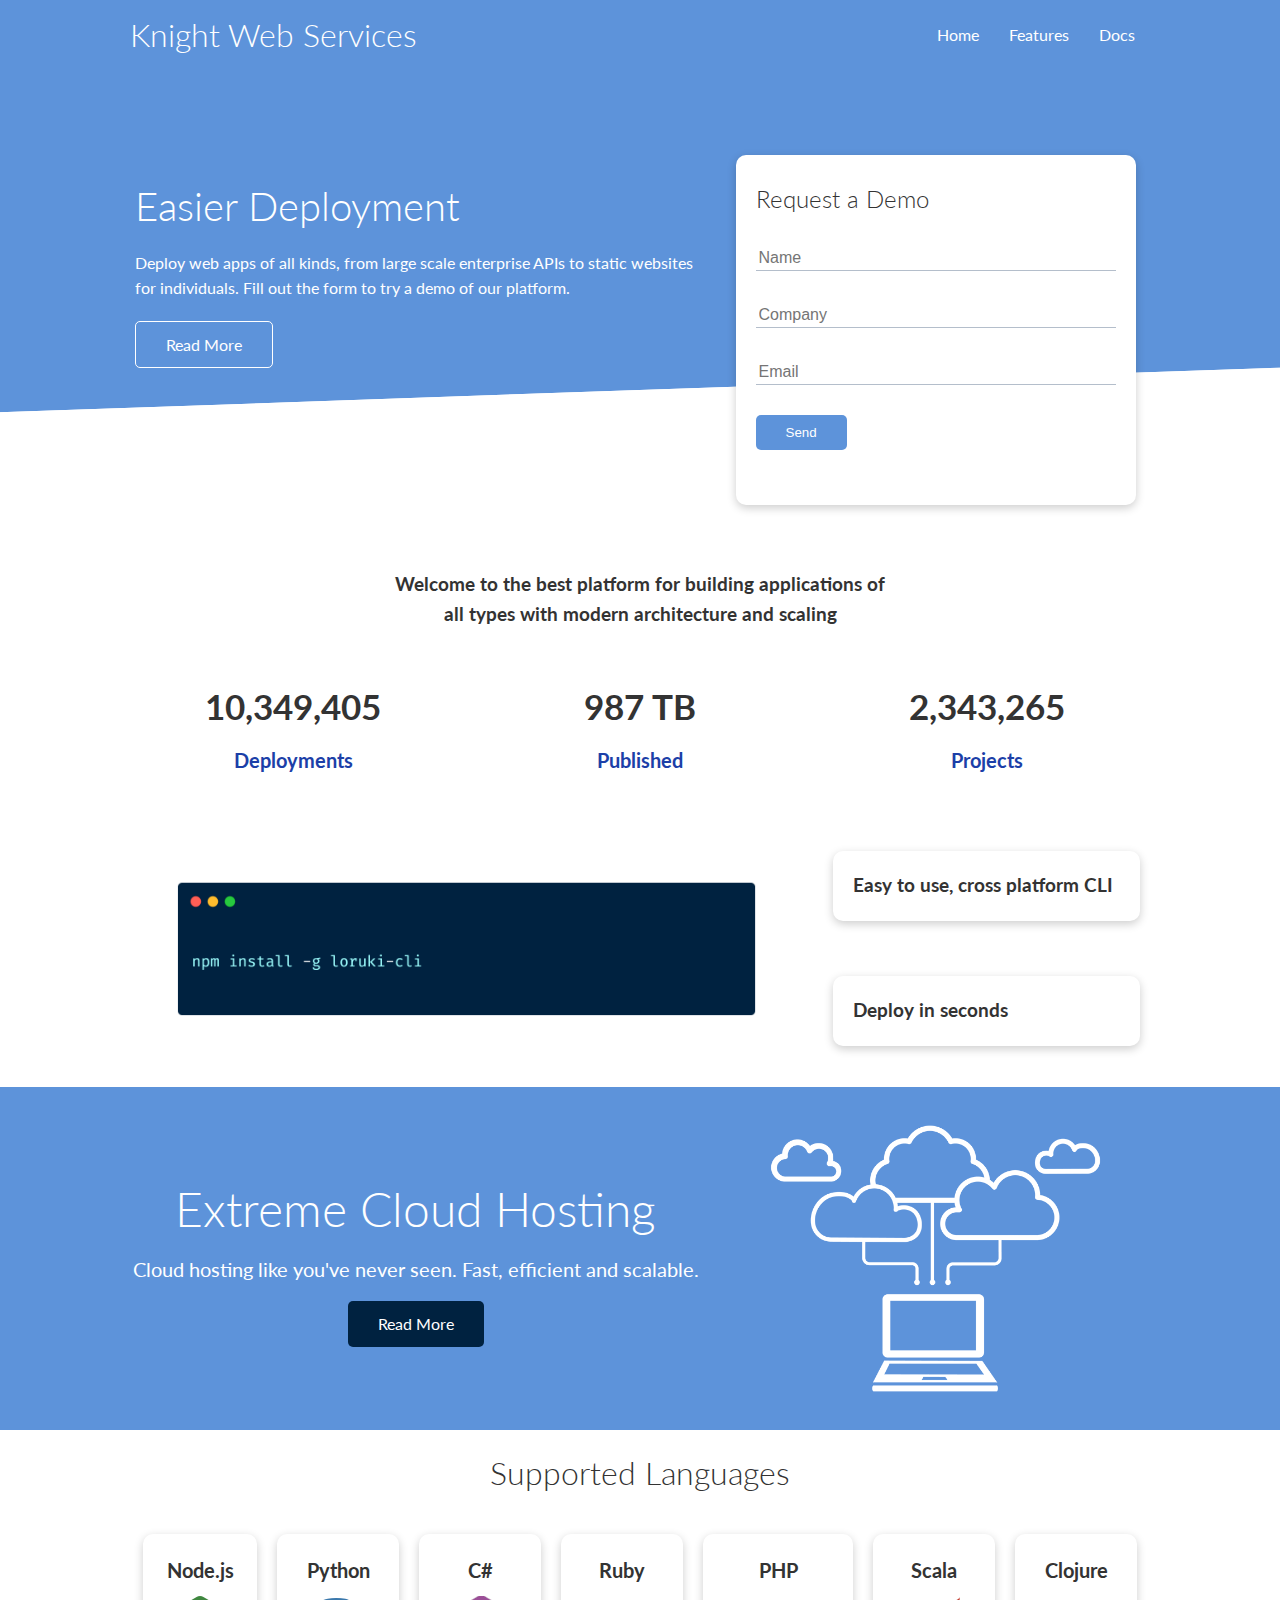
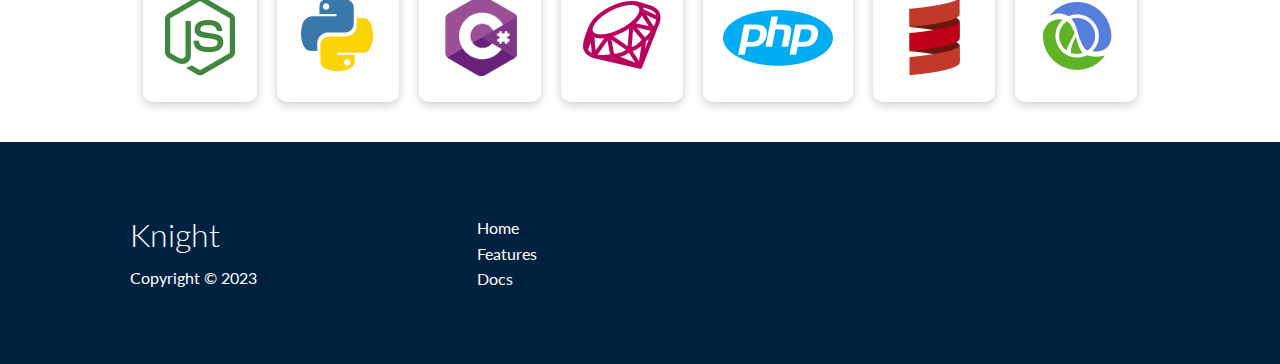
<file: index.html>
<!DOCTYPE html>
<html lang="en">
<head>
    <meta charset="UTF-8">
    <meta name="viewport" content="width=device-width, initial-scale=1.0">
    <link rel="stylesheet" href="css/style.css">
    <link rel="stylesheet" href="css/utilities.css">
    <link rel="stylesheet" href="https://cdnjs.cloudflare.com/ajax/libs/font-awesome/6.4.2/css/all.min.css" integrity="sha512-z3gLpd7yknf1YoNbCzqRKc4qyor8gaKU1qmn+CShxbuBusANI9QpRohGBreCFkKxLhei6S9CQXFEbbKuqLg0DA==" crossorigin="anonymous" referrerpolicy="no-referrer" />
    <title>Knight | Cloud Hosting For Everyone</title>
</head>
<body>
    <div class="navbar">
        <div class="container flex">
            <h1 class="logo">Knight Web Services</h1>
            <nav>
                <ul>
                    <li><a href="index.html">Home</a></li>
                    <li><a href="features.html">Features</a></li>
                    <li><a href="docs.html">Docs</a></li>
                </ul>
            </nav>
        </div>
    </div>

    <section class="showcase">
        <div class="container grid">
            <div class="showcase-text">
                <h1>Easier Deployment</h1>
                <p>Deploy web apps of all kinds, from large scale enterprise APIs to static websites for individuals. Fill out the form to try a demo of our platform.</p>
                <a href="features.html" class="btn btn-outline">Read More</a>
            </div>
            <div class="showcase-form card">
                <h2>Request a Demo</h2>
                <!--  <form name="contact" netlify-honeypot="bot-field" method="POST" data-netlify="true">
                    <input type="hidden" name="form-name" value="contact">
                    <p class="hidden">
                        <label>Don’t fill this out if you're human: <input name="bot-field" /></label>
                      </p>
                    <div class="form-control">
                        <input type="text" name="name" placeholder="Name" required>
                    </div>
                    <div class="form-control">
                        <input type="text" name="company" placeholder="Company Name" required>
                    </div>
                    <div class="form-control">
                        <input type="email" name="email" placeholder="Email" required>
                    </div>
                    <input type="submit" value="Send" class="btn btn-primary">
                </form> -->
                <form>
                    <div class="form-control">
                        <input type="text" name="name" placeholder="Name" required>
                    </div>
                    <div class="form-control">
                        <input type="text" name="company" placeholder="Company" required>
                    </div>
                    <div class="form-control">
                        <input type="text" name="email" placeholder="Email" required>
                    </div>
                    <input type="submit" value="Send" class="btn btn-primary">
                </form>
            </div>
        </div>
    </section>

    <!-- Stats -->
    <section class="stats">
        <div class="container">
            <h3 class="stats-heading text-center">
                Welcome to the best platform for building applications of all types with modern architecture and scaling
            </h3>

            <div class="grid grid-3 text-center my-4">
                <div>
                    <i class="fas fa-server fa-3x">
                    </i>
                    <h3>10,349,405</h3>
                    <p class="text-secondary">Deployments</p>
                </div>
                <div>
                    <i class="fas fa-upload fa-3x">
                    </i>
                    <h3>987 TB</h3>
                    <p class="text-secondary">Published</p>
                </div>
                <div>
                    <i class="fas fa-project-diagram fa-3x">
                    </i>
                    <h3>2,343,265</h3>
                    <p class="text-secondary">Projects</p>
                </div>
            </div>
        </div>
    </section>

    <!-- Cli -->
    <section class="cli">
        <div class="container grid">
            <img src="images/cli.png" alt="">
            <div class="card">
                <h3>Easy to use, cross platform CLI</h3>
            </div>
            <div class="card">
                <h3>Deploy in seconds</h3>
            </div>
        </div>
    </section>

    <!-- Cloud -->
    <section class="cloud bg-primary my-2 py-2">
        <div class="container grid">
            <div class="text-center">
                <h2 class="lg">Extreme Cloud Hosting</h2>
                <p class="lead my-1">Cloud hosting like you've never seen. Fast, efficient and scalable.</p>
                <a href="features.html" class="btn btn-dark">Read More</a>
            </div>
            <img src="images/cloud.png" alt="">
        </div>
    </section>

    <!-- Languages -->
    <section class="languages">
        <h2 class="md text-center my-2">
            Supported Languages
        </h2>
        <div class="container flex">
            <div class="card">
                <h4>Node.js</h4>
                <img src="images/logos/node.png" alt="">
            </div>
            <div class="card">
                <h4>Python</h4>
                <img src="images/logos/python.png" alt="">
            </div>
            <div class="card">
                <h4>C#</h4>
                <img src="images/logos/csharp.png" alt="">
            </div>
            <div class="card">
                <h4>Ruby</h4>
                <img src="images/logos/ruby.png" alt="">
            </div>
            <div class="card">
                <h4>PHP</h4>
                <img src="images/logos/php.png" alt="">
            </div>
            <div class="card">
                <h4>Scala</h4>
                <img src="images/logos/scala.png" alt="">
            </div>
            <div class="card">
                <h4>Clojure</h4>
                <img src="images/logos/clojure.png" alt="">
            </div>
        </div>
    </section>

    <!-- Footer -->
    <footer class="footer bg-dark py-5">
        <div class="container grid grid-3">
            <div>
                <h1>Knight</h1>
                <p>Copyright &copy; 2023</p>
            </div>
            <nav>
                <ul>
                    <li><a href="index.html">Home</a></li>
                    <li><a href="features.html">Features</a></li>
                    <li><a href="docs.html">Docs</a></li>
                </ul>
            </nav>
            <div class="social">
                <a href=""><i class="fab fa-github fa-2x"></i></a>
                <a href=""><i class="fab fa-facebook fa-2x"></i></a>
                <a href=""><i class="fab fa-instagram fa-2x"></i></a>
                <a href=""><i class="fab fa-twitter fa-2x"></i></a>
            </div>
        </div>
    </footer>
</body>
</html>
</file>
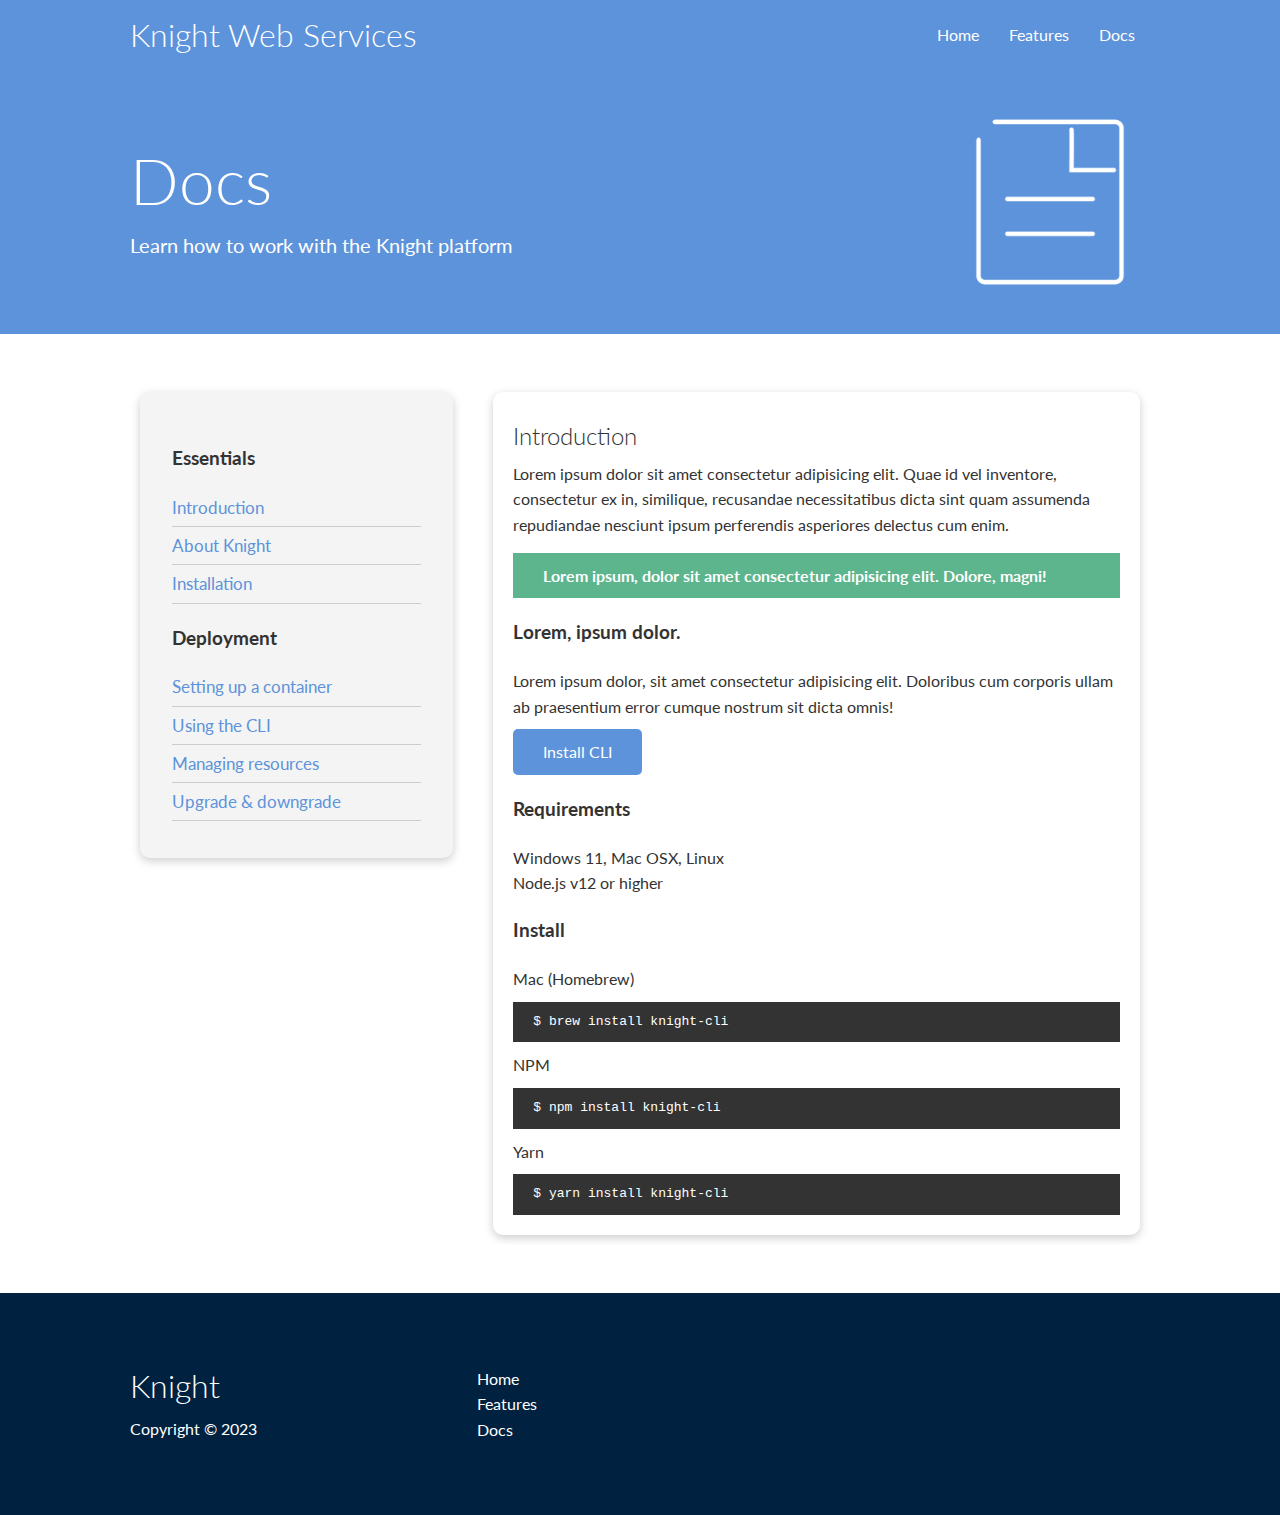
<file: docs.html>
<!DOCTYPE html>
<html lang="en">
<head>
    <meta charset="UTF-8">
    <meta name="viewport" content="width=device-width, initial-scale=1.0">
    <link rel="stylesheet" href="css/style.css">
    <link rel="stylesheet" href="css/utilities.css">
    <link rel="stylesheet" href="https://cdnjs.cloudflare.com/ajax/libs/font-awesome/6.4.2/css/all.min.css" integrity="sha512-z3gLpd7yknf1YoNbCzqRKc4qyor8gaKU1qmn+CShxbuBusANI9QpRohGBreCFkKxLhei6S9CQXFEbbKuqLg0DA==" crossorigin="anonymous" referrerpolicy="no-referrer" />
    <title>Knight | Cloud Hosting For Everyone</title>
</head>
<body>
    <!-- Navbar -->
    <div class="navbar">
        <div class="container flex">
            <h1 class="logo">Knight Web Services</h1>
            <nav>
                <ul>
                    <li><a href="index.html">Home</a></li>
                    <li><a href="features.html">Features</a></li>
                    <li><a href="docs.html">Docs</a></li>
                </ul>
            </nav>
        </div>
    </div>

    <!-- Head -->
    <section class="docs-head bg-primary py-3">
        <div class="container grid">
            <div>
                <h1 class="xl">Docs</h1>
                <p class="lead">
                    Learn how to work with the Knight platform
                </p>
            </div>
            <img src="images/docs.png" alt="">
        </div>
    </section>

        <!-- Docs Main -->
        <section class="docs-main my-4">
            <div class="container grid">
                <div class="card bg-light p-3">
                    <h3 class="my-2">Essentials</h3>
                    <nav>
                        <ul>
                            <li><a href="#" class="text-primary">Introduction</a></li>
                            <li><a href="#" class="text-primary">About Knight</a></li>
                            <li><a href="#" class="text-primary">Installation</a></li>
                        </ul>
                    </nav>
    
                    <h3 class="my-2">Deployment</h3>
                    <nav>
                        <ul>
                            <li><a href="#" class="text-primary">Setting up a container</a></li>
							<li><a href="#" class="text-primary">Using the CLI</a></li>
							<li><a href="#" class="text-primary">Managing resources</a></li>
							<li><a href="#" class="text-primary">Upgrade & downgrade</a></li>
                        </ul>
                    </nav>
                </div>
                <div class="card">
                    <h2>Introduction</h2>
                    <p>Lorem ipsum dolor sit amet consectetur adipisicing elit. Quae id vel inventore, consectetur ex in, similique, recusandae necessitatibus dicta sint quam assumenda repudiandae nesciunt ipsum perferendis asperiores delectus cum enim.</p>
                    <div class="alert alert-success">
                        <i class="fas fa-info"></i> Lorem ipsum, dolor sit amet consectetur adipisicing elit. Dolore, magni!
                    </div>
                    
                    <h3>Lorem, ipsum dolor.</h3>
                    <p>Lorem ipsum dolor, sit amet consectetur adipisicing elit. Doloribus cum corporis ullam ab praesentium error cumque nostrum sit dicta omnis!</p>
                    <a href="#" class="btn btn-primary">Install CLI</a>
                    
                    <h3>Requirements</h3>
                    <ul>
                        <li>Windows 11, Mac OSX, Linux</li>
                        <li>Node.js v12 or higher</li>
                    </ul>

                    <h3>Install</h3>
                    <p>Mac (Homebrew)</p>
                    <pre><code>$ brew install knight-cli</code></pre>
                    <p>NPM</p>
                    <pre><code>$ npm install knight-cli</code></pre>
                    <p>Yarn</p>
                    <pre><code>$ yarn install knight-cli</code></pre>
                </div>
            </div>
        </section>

    <!-- Footer -->
    <footer class="footer bg-dark py-5">
        <div class="container grid grid-3">
            <div>
                <h1>Knight</h1>
                <p>Copyright &copy; 2023</p>
            </div>
            <nav>
                <ul>
                    <li><a href="index.html">Home</a></li>
                    <li><a href="features.html">Features</a></li>
                    <li><a href="docs.html">Docs</a></li>
                </ul>
            </nav>
            <div class="social">
                <a href=""><i class="fab fa-github fa-2x"></i></a>
                <a href=""><i class="fab fa-facebook fa-2x"></i></a>
                <a href=""><i class="fab fa-instagram fa-2x"></i></a>
                <a href=""><i class="fab fa-twitter fa-2x"></i></a>
            </div>
        </div>
    </footer>
</body>
</html>
</file>
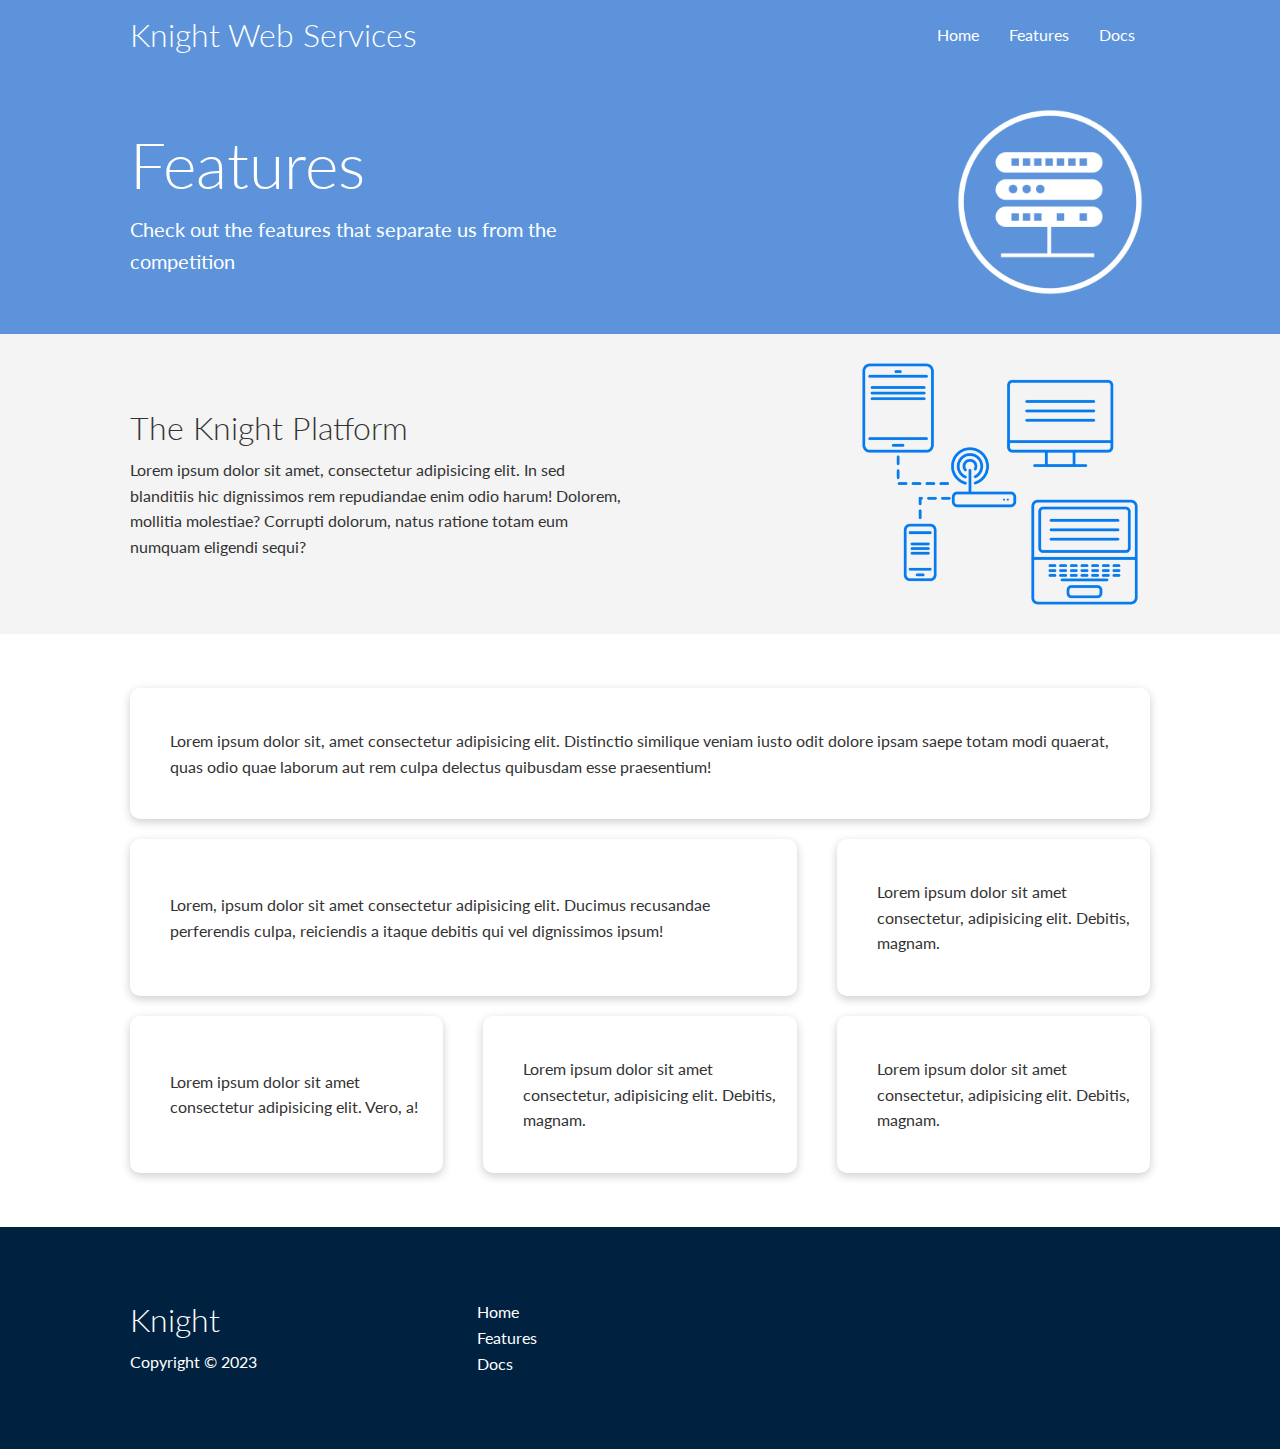
<file: features.html>
<!DOCTYPE html>
<html lang="en">
<head>
    <meta charset="UTF-8">
    <meta name="viewport" content="width=device-width, initial-scale=1.0">
    <link rel="stylesheet" href="css/style.css">
    <link rel="stylesheet" href="css/utilities.css">
    <link rel="stylesheet" href="https://cdnjs.cloudflare.com/ajax/libs/font-awesome/6.4.2/css/all.min.css" integrity="sha512-z3gLpd7yknf1YoNbCzqRKc4qyor8gaKU1qmn+CShxbuBusANI9QpRohGBreCFkKxLhei6S9CQXFEbbKuqLg0DA==" crossorigin="anonymous" referrerpolicy="no-referrer" />
    <title>Knight | Cloud Hosting For Everyone</title>
</head>
<body>
    <!-- Navbar -->
    <div class="navbar">
        <div class="container flex">
            <h1 class="logo">Knight Web Services</h1>
            <nav>
                <ul>
                    <li><a href="index.html">Home</a></li>
                    <li><a href="features.html">Features</a></li>
                    <li><a href="docs.html">Docs</a></li>
                </ul>
            </nav>
        </div>
    </div>

    <!-- Head -->
    <section class="features-head bg-primary py-3">
        <div class="container grid">
            <div>
                <h1 class="xl">Features</h1>
                <p class="lead">
                    Check out the features that separate us from the competition
                </p>
            </div>
            <img src="images/server.png" alt="">
        </div>
    </section>

    <!-- Sub head -->
    <section class="features-sub-head bg-light py3">
        <div class="container grid">
            <div>
                <h1 class="md">The Knight Platform</h1>
                <p>
                    Lorem ipsum dolor sit amet, consectetur adipisicing elit. In sed blanditiis hic dignissimos rem repudiandae enim odio harum! Dolorem, mollitia molestiae? Corrupti dolorum, natus ratione totam eum numquam eligendi sequi?
                </p>
            </div>
            <img src="images/server2.png" alt="">
        </div>
    </section>

    <!-- Features -->
    <section class="features-main my-2">
        <div class="container grid grid-3">
            <div class="card flex">
                <i class="fas fa-server fa-3x"></i>
                <p>Lorem ipsum dolor sit, amet consectetur adipisicing elit. Distinctio similique veniam iusto odit dolore ipsam saepe totam modi quaerat, quas odio quae laborum aut rem culpa delectus quibusdam esse praesentium!</p>
            </div>
            <div class="card flex">
                <i class="fas fa-network-wired fa-3x"></i>
                <p>
                    Lorem, ipsum dolor sit amet consectetur adipisicing elit. Ducimus
                    recusandae perferendis culpa, reiciendis a itaque debitis qui vel
                    dignissimos ipsum!
                </p>
            </div>
            <div class="card flex">
                <i class="fas fa-laptop-code fa-3x"></i>
                <p>
                    Lorem ipsum dolor sit amet consectetur, adipisicing elit. Debitis,
                    magnam.
                </p>
            </div>
            <div class="card flex">
                <i class="fas fa-database fa-3x"></i>
                <p>
                    Lorem ipsum dolor sit amet consectetur adipisicing elit. Vero, a!
                </p>
            </div>
            <div class="card flex">
                <i class="fas fa-power-off fa-3x"></i>
                <p>
                    Lorem ipsum dolor sit amet consectetur, adipisicing elit. Debitis,
                    magnam.
                </p>
            </div>
            <div class="card flex">
                <i class="fas fa-upload fa-3x"></i>
                <p>
                    Lorem ipsum dolor sit amet consectetur, adipisicing elit. Debitis,
                    magnam.
                </p>
            </div>
        </div>
    </section>

    <!-- Footer -->
    <footer class="footer bg-dark py-5">
        <div class="container grid grid-3">
            <div>
                <h1>Knight</h1>
                <p>Copyright &copy; 2023</p>
            </div>
            <nav>
                <ul>
                    <li><a href="index.html">Home</a></li>
                    <li><a href="features.html">Features</a></li>
                    <li><a href="docs.html">Docs</a></li>
                </ul>
            </nav>
            <div class="social">
                <a href=""><i class="fab fa-github fa-2x"></i></a>
                <a href=""><i class="fab fa-facebook fa-2x"></i></a>
                <a href=""><i class="fab fa-instagram fa-2x"></i></a>
                <a href=""><i class="fab fa-twitter fa-2x"></i></a>
            </div>
        </div>
    </footer>
</body>
</html>
</file>
<file: css/style.css>
@import url('https://fonts.googleapis.com/css2?family=Lato:wght@300&display=swap');

:root {
    --primary-color: #5d93da;
    --secondary-color: #1c3fa8;
    --dark-color: #002240;
    --light-color: #f4f4f4;
    --success-color: #5cb58c;
    --error-color: #d9534f;
}

* {
    box-sizing: border-box;
    padding: 0;
    margin: 0;
}

body {
    font-family: 'Lato', sans-serif;
    color: #333;
    line-height: 1.6;
}

ul {
    list-style-type: none;
}

a {
    text-decoration: none;
    color: #6b819e;
}

h1 {
    font-weight: 300;
}

h1, h2 {
    font-weight: 300;
    line-height: 1.2;
    margin: 10px 0;
}

p {
    margin: 10px 0;
}

img {
    width: 100%;
}

code, pre {
    background: #333;
    color: #fff;
    padding: 10px;
}

.hidden {
    visibility: hidden;
    height: 0;
}

/* Navbar */
.navbar {
    background-color: var(--primary-color);
    color: #fff;
    height: 70px;
}

.navbar ul {
    display: flex;
}

.navbar a {
    color: #fff;
    padding: 10px;
    margin: 0 5px;
}

.navbar a:hover {
    border-bottom: 2px #fff solid;
}

.navbar .flex {
    justify-content: space-between;
}


/* Showcase */
.showcase {
    height: 400px;
    background-color: var(--primary-color);
    color: #fff;
    position: relative;
}

.showcase h1 {
    font-size: 40px;
}

.showcase p {
    margin: 20px 0;
}

.showcase .grid {
    grid-template-columns: 55% auto;
    gap: 30px;
    overflow: visible;
}

.showcase-text {
    animation: slideInFromLeft 1s ease-in;
}

.showcase-form {
    position: relative;
    top: 60px;
    height: 350px;
    width: 400px;
    padding: 40px;
    z-index: 100;
    justify-self: flex-end;
    animation: slideInFromRight 1s ease-in;
}

.showcase-form .form-control {
    margin: 30px 0;
}

.showcase-form input[type='text'],
.showcase-form input[type='email'] {
    border: 0;
    border-bottom: 1px solid #b4becb;
    width: 100%;
    padding: 3px;
    font-size: 16px;
}

.showcase-form input:focus {
    outline: none;
}

.showcase::before,.showcase::after {
    content: '';
    position: absolute;
    height: 150px;
    bottom: -70px;
    right: 0;
    left: 0;
    background: #fff;
    transform: skewY(-2deg);
    -webkit-transform: skewY(-2deg);
    -moz-transform: skewY(-2deg);
    -ms-transform: skewY(-2deg);
}

/* Stats */
.stats {
    padding-top: 100px;
    animation: slideInFromBottom 1s ease-in;
}

.stats-heading {
    max-width: 500px;
    margin: auto;
}

.stats .grid h3 {
    font-size: 35px;
}

.stats .grid p {
    font-size: 20px;
    font-weight: bold;
}

/* Cli */
.cli .grid {
    grid-template-columns: repeat(3, 1fr);
    grid-template-rows: repeat(2, 1fr);
}

.cli .grid > *:first-child {
    grid-column: 1 / span 2;
    grid-row: 1 / span 2;
}

/* Cloud */
.cloud .grid {
    grid-template-columns: 4fr 3fr;
}

/* Languages */
.languages .flex {
    flex-wrap: wrap;
}

.languages .card {
    text-align: center;
    margin: 18px 10px 40px;
    transition: transform 0.2s ease-in;
}

.languages .card h4 {
    font-size: 20px;
    margin-bottom: 10px;
}

.languages .card:hover {
    transform: translateY(-15px);
}

/* Features */
.features-head img, .docs-head img {
    width: 200px;
    justify-self: flex-end;
}

.features-sub-head img {
    width: 300px;
    justify-self: flex-end;
}

.features-main .card > i {
    margin-right: 20px;
}

.features-main .grid {
    padding: 30px;
}

.features-main .grid > *:first-child {
    grid-column: 1 / span 3;
}

.features-main .grid > *:nth-child(2) {
    grid-column: 1 / span 2;
}

/* Docs */
.docs-main h3 {
    margin: 20px 0;
}

.docs-main .grid {
    grid-template-columns: 1fr 2fr;
    align-items: flex-start;
}

.docs-main nav li {
    font-size: 17px;
    padding-bottom: 5px;
    margin-bottom: 5px;
    border-bottom: 1px #ccc solid;
}

.docs-main a:hover {
    font-weight: bold;
}

/* Footer */
.footer .social a {
    margin: 0 10px;
}

/* Animations */
@keyframes slideInFromLeft {
    0% {
        transform: translateX(-100%);
    }

    100% {
        transform: translateX(0);
    }
}

@keyframes slideInFromRight {
    0% {
        transform: translateX(100%);
    }

    100% {
        transform: translateX(0);
    }
}

@keyframes slideInFromTop {
    0% {
        transform: translateY(-100%);
    }

    100% {
        transform: translateX(0);
    }
}

@keyframes slideInFromBottom {
    0% {
        transform: translateY(100%);
    }

    100% {
        transform: translateX(0);
    }
}


/* Tablets and under */
@media(max-width: 768px) {
    .grid,
    .features-head .grid,
    .docs-head .grid,
    .showcase .grid,
    .stats .grid,
    .cli .grid,
    .cloud .grid,
    .features-main .grid,
    .features-sub-head .grid,
    .docs-main .grid {
        grid-template-columns: 1fr;
        grid-template-rows: 1fr;
    }

    .navbar {
        height: 100px;
    }

    .showcase {
        height: auto;
    }

    .showcase-text {
        text-align: center;
        margin-top: 40px;
        animation: slideInFromTop 1s ease-in;
    }

    .showcase-form {
        justify-self: center;
        margin: auto;
        animation: slideInFromBottom 1s ease-in;
    }

    .cli .grid > *:first-child {
        grid-column: 1;
        grid-row: 1;
    }

    .features-head,
    .features-sub-head,
    .docs-head {
        text-align: center;
    }

    .features-head img,
    .features-sub-head img,
    .docs-head img {
        justify-self: center;
    }

    .features-main .grid > *:first-child,
    .features-main .grid > *:nth-child(2) {
        grid-column: 1;
    }
}

/* Mobile */
@media(max-width: 500px) {
    .navbar {
        height: 110px;
    }

    .navbar .flex {
        flex-direction: column;
    }

    .navbar ul {
        padding: 10px;
        background-color: rgba(0,0,0,0.1)
    }
}
</file>
<file: css/utilities.css>
.container {
    max-width: 1100px;
    margin: 0 auto;
    overflow: auto;
    padding: 0 40px;
}

.card {
    background-color: #fff;
    color: #333;
    border-radius: 10px;
    box-shadow: 0 3px 10px rgba(0,0,0,0.2);
    padding: 20px;
    margin: 10px;
}

.btn {
    display: inline-block;
    padding: 10px 30px;
    cursor: pointer;
    background: var(--primary-color);
    color: #fff;
    border: none;
    border-radius: 5px;
}

.btn-outline {
    background-color: transparent;
    border: 1px #fff solid;
}

.btn:hover {
    transform: scale(0.98);
}

/* Backgrounds & colored buttons */
.bg-primary, .btn-primary {
    background-color: var(--primary-color);
    color: #fff;
}

.bg-secondary, .btn-secondary {
    background-color: var(--secondary-color);
    color: #fff;
}

.bg-dark, .btn-dark {
    background-color: var(--dark-color);
    color: #fff;
}

.bg-light, .btn-light {
    background-color: var(--light-color);
    color: #333;
}

.bg-primary a, .btn-primary a, .bg-secondary a, .btn-secondary a, .bg-dark a, .btn-dark a {
    color: #fff;
}

/* Text Colors */
.text-primary {
    color: var(--primary-color);
}

.text-secondary {
    color: var(--secondary-color);
}

.text-dark {
    color: var(--dark-color);
}

.text-light {
    color: var(--light-color);
}

/* Text sizes */
.lead {
    font-size: 20px;
}

.sm {
    font-size: 1rem;
}

.md {
    font-size: 2rem;
}

.lg {
    font-size: 3rem;
}

.xl {
    font-size: 4rem;
}

.text-center {
    text-align: center;
}

.flex {
    display: flex;
    justify-content: center;
    align-items: center;
    height: 100%;
}

.grid {
    display: grid;
    grid-template-columns: repeat(2, 1fr);
    gap: 20px;
    justify-content: center;
    align-items: center;
    height: 100%;
}

.grid-3 {
    grid-template-columns: repeat(3, 1fr);
}

/* Alert */
.alert {
    background-color: var(--light-color);
    padding: 10px 20px;
    font-weight: bold;
    margin: 15px 0;
}

.alert i {
    margin-right: 10px;
}

.alert-success {
    background-color: var(--success-color);
    color: #fff;
}

.alert-error {
    background-color: var(--error-color);
    color: #fff;
}

/* Margin */
.my-1 {
    margin: 1rem 0;
}

.my-2 {
    margin: 1.5rem 0;
}

.my-3 {
    margin: 2rem 0;
}

.my-4 {
    margin: 3rem 0;
}

.my-5 {
    margin: 4rem 0;
}

.m-1 {
    margin: 1rem;
}

.m-2 {
    margin: 1.5rem;
}

.m-3 {
    margin: 2rem;
}

.m-4 {
    margin: 3rem;
}

.m-5 {
    margin: 4rem;
}

/* Margin */
.py-1 {
    padding: 1rem 0;
}

.py-2 {
    padding: 1.5rem 0;
}

.py-3 {
    padding: 2rem 0;
}

.py-4 {
    padding: 3rem 0;
}

.py-5 {
    padding: 4rem 0;
}

.p-1 {
    padding: 1rem;
}

.p-2 {
    padding: 1.5rem;
}

.p-3 {
    padding: 2rem;
}

.p-4 {
    padding: 3rem;
}

.p-5 {
    padding: 4rem;
}
</file>
